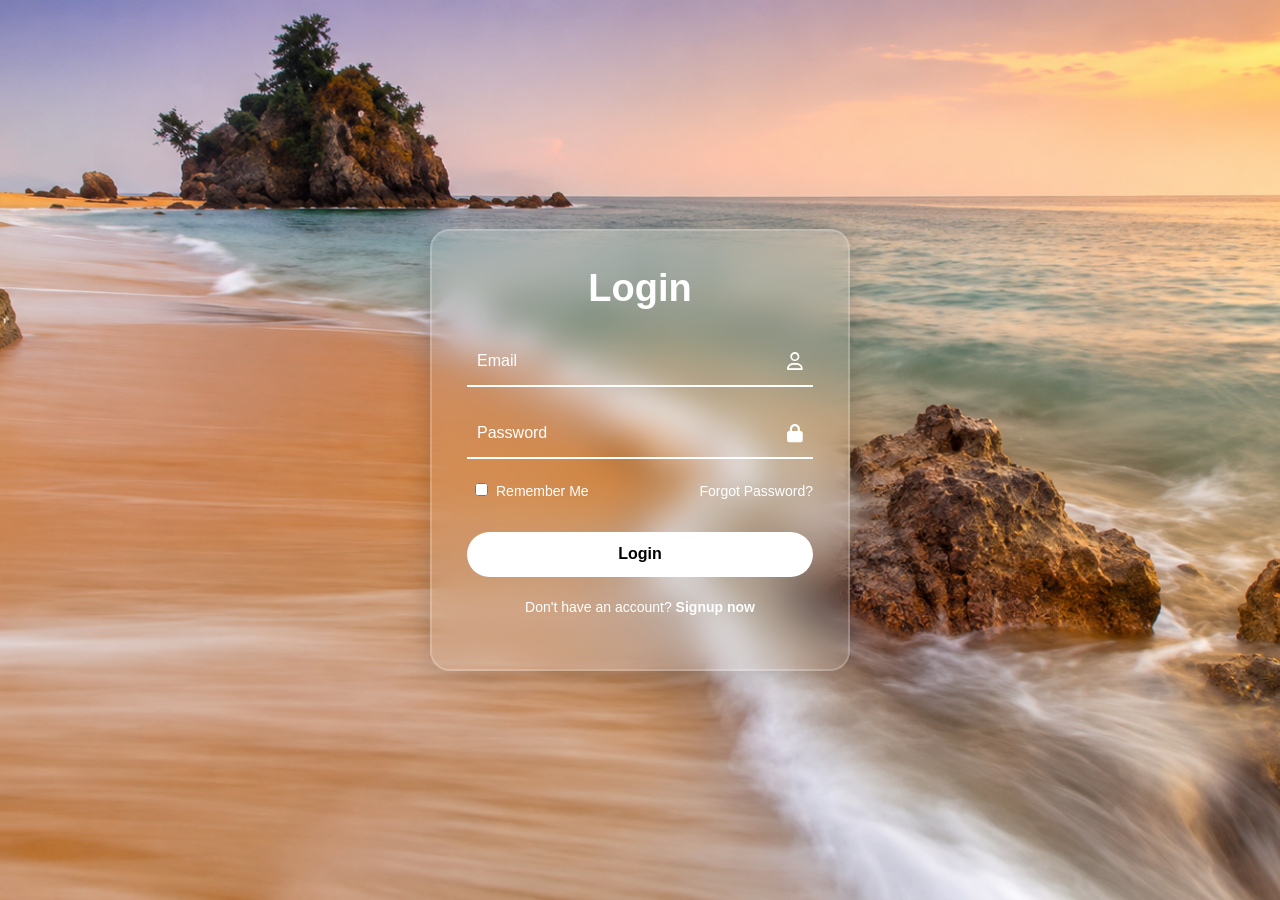
<file: index.html>
<!DOCTYPE html>
<html lang="en">

<head>

    <meta charset="UTF-8">

    <meta name="viewport" content="width=device-width, initial-scale=1.0">

    <title>Tripzy Login</title>

    <!-- CSS -->

    <link rel="stylesheet" href="css/style.css">

    <!-- Bootstrap -->

    <link href="https://cdn.jsdelivr.net/npm/bootstrap@5.3.3/dist/css/bootstrap.min.css" rel="stylesheet">

    <!-- Icons -->

    <link rel="stylesheet" href="https://cdnjs.cloudflare.com/ajax/libs/font-awesome/6.5.1/css/all.min.css">

</head>

<body class="auth-page">

    <!-- LOGIN CONTAINER -->

    <div class="login-container">

        <form id="signinForm">

            <h1>Login</h1>

            <!-- EMAIL -->

            <div class="input-box">

                <input type="email" id="signinEmail" placeholder="Email">

                <i class="fa-regular fa-user"></i>

            </div>

            <small id="emailError" class="error"></small>

            <!-- PASSWORD -->

            <div class="input-box">

                <input type="password" id="signinPassword" placeholder="Password">

                <i class="fa-solid fa-lock"></i>

            </div>

            <small id="passwordError" class="error"></small>

            <!-- REMEMBER -->

            <div class="remember-forgot">
                <label> <input type="checkbox" class="mx-2">Remember Me </label>
                <a href="#"> Forgot Password?</a>
            </div>

            <!-- BUTTON -->

            <button type="submit" class="login-btn">Login

            </button>

            <!-- SIGNUP -->

            <div class="register-link">

                <p>

                    Don't have an account?

                    <a href="signup.html">

                        Signup now

                    </a>

                </p>

            </div>

        </form>

    </div>

    <!-- JS -->

    <script src="js/index.js"></script>

</body>

</html>
</file>
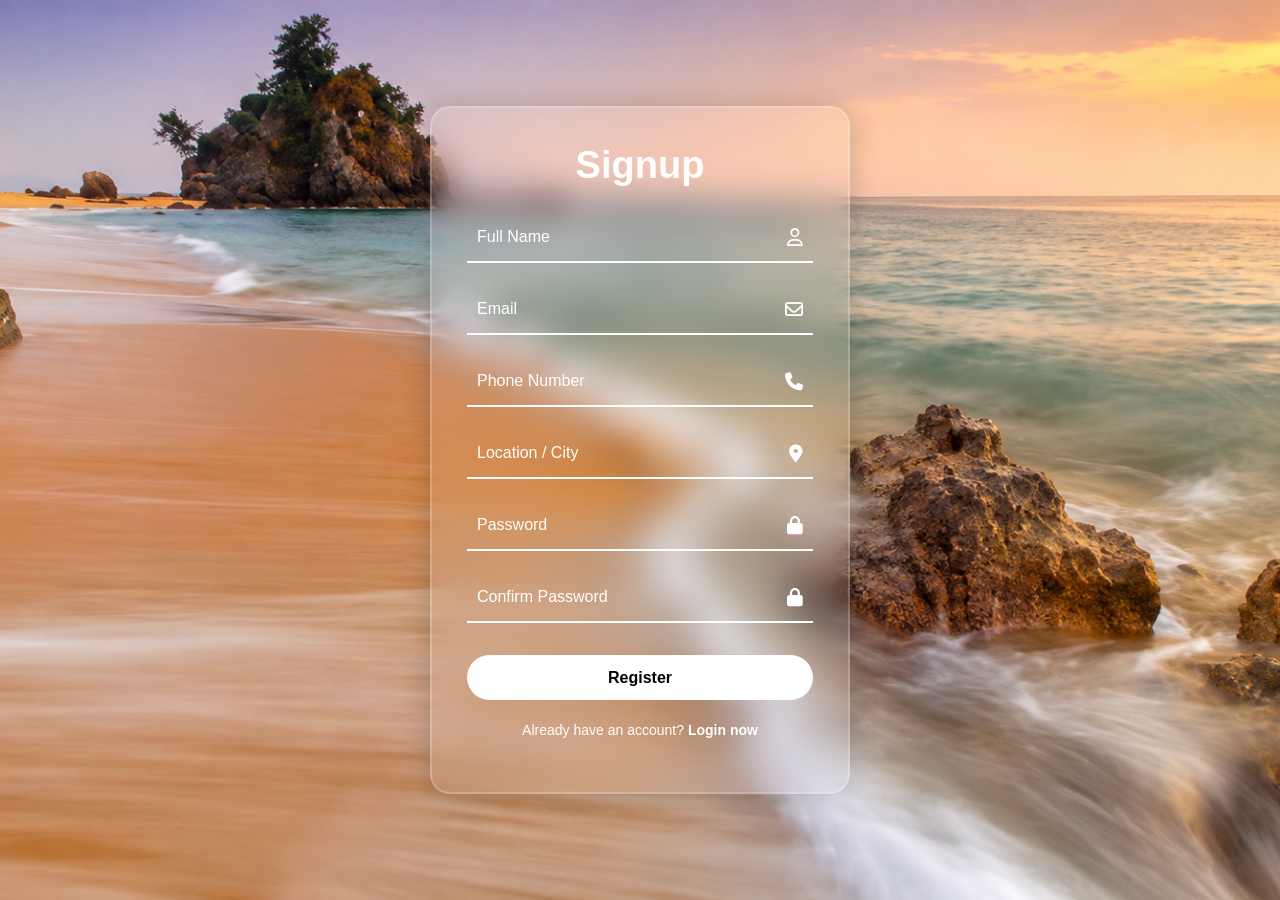
<file: signup.html>
<!DOCTYPE html>
<html lang="en">

<head>

    <meta charset="UTF-8">

    <meta name="viewport" content="width=device-width, initial-scale=1.0">

    <title>Tripzy Signup Page</title>
    <link rel="stylesheet" href="css/style.css">
    <link href="https://cdn.jsdelivr.net/npm/bootstrap@5.3.3/dist/css/bootstrap.min.css" rel="stylesheet">
    <link rel="stylesheet" href="https://cdnjs.cloudflare.com/ajax/libs/font-awesome/6.5.1/css/all.min.css">

</head>

<body class="auth-page">

    <div class="signup-container">
        <form id="signupForm">

            <h1>Signup</h1>

            <!-- FULL NAME -->

            <div class="input-box">

                <input type="text" id="fullname" placeholder="Full Name">

                <i class="fa-regular fa-user"></i>

            </div>

            <small id="nameError" class="error"></small>

            <!-- EMAIL -->

            <div class="input-box">

                <input type="email" id="email" placeholder="Email">

                <i class="fa-regular fa-envelope"></i>

            </div>

            <small id="emailError" class="error"></small>

            <!-- PHONE -->

            <div class="input-box">

                <input type="text" id="phone" placeholder="Phone Number">

                <i class="fa-solid fa-phone"></i>

            </div>

            <small id="phoneError" class="error"></small>

            <!-- CITY -->

            <div class="input-box">

                <input type="text" id="city" placeholder="Location / City">

                <i class="fa-solid fa-location-dot"></i>

            </div>

            <small id="cityError" class="error"></small>

            <!-- PASSWORD -->

            <div class="input-box">

                <input type="password" id="password" placeholder="Password">

                <i class="fa-solid fa-lock"></i>

            </div>

            <small id="passwordError" class="error"></small>

            <!-- CONFIRM PASSWORD -->

            <div class="input-box">

                <input type="password" id="confirmPassword" placeholder="Confirm Password">

                <i class="fa-solid fa-lock"></i>

            </div>

            <small id="confirmPasswordError" class="error"></small>

            <!-- BUTTON -->

            <button type="submit" class="signup-btn">

                Register

            </button>

            <!-- LOGIN LINK -->

            <div class="login-link">

                <p>

                    Already have an account?

                    <a href="index.html">

                        Login now

                    </a>

                </p>

            </div>

        </form>

    </div>

    <!-- JS -->

    <script src="js/index.js"></script>

</body>

</html>
</file>
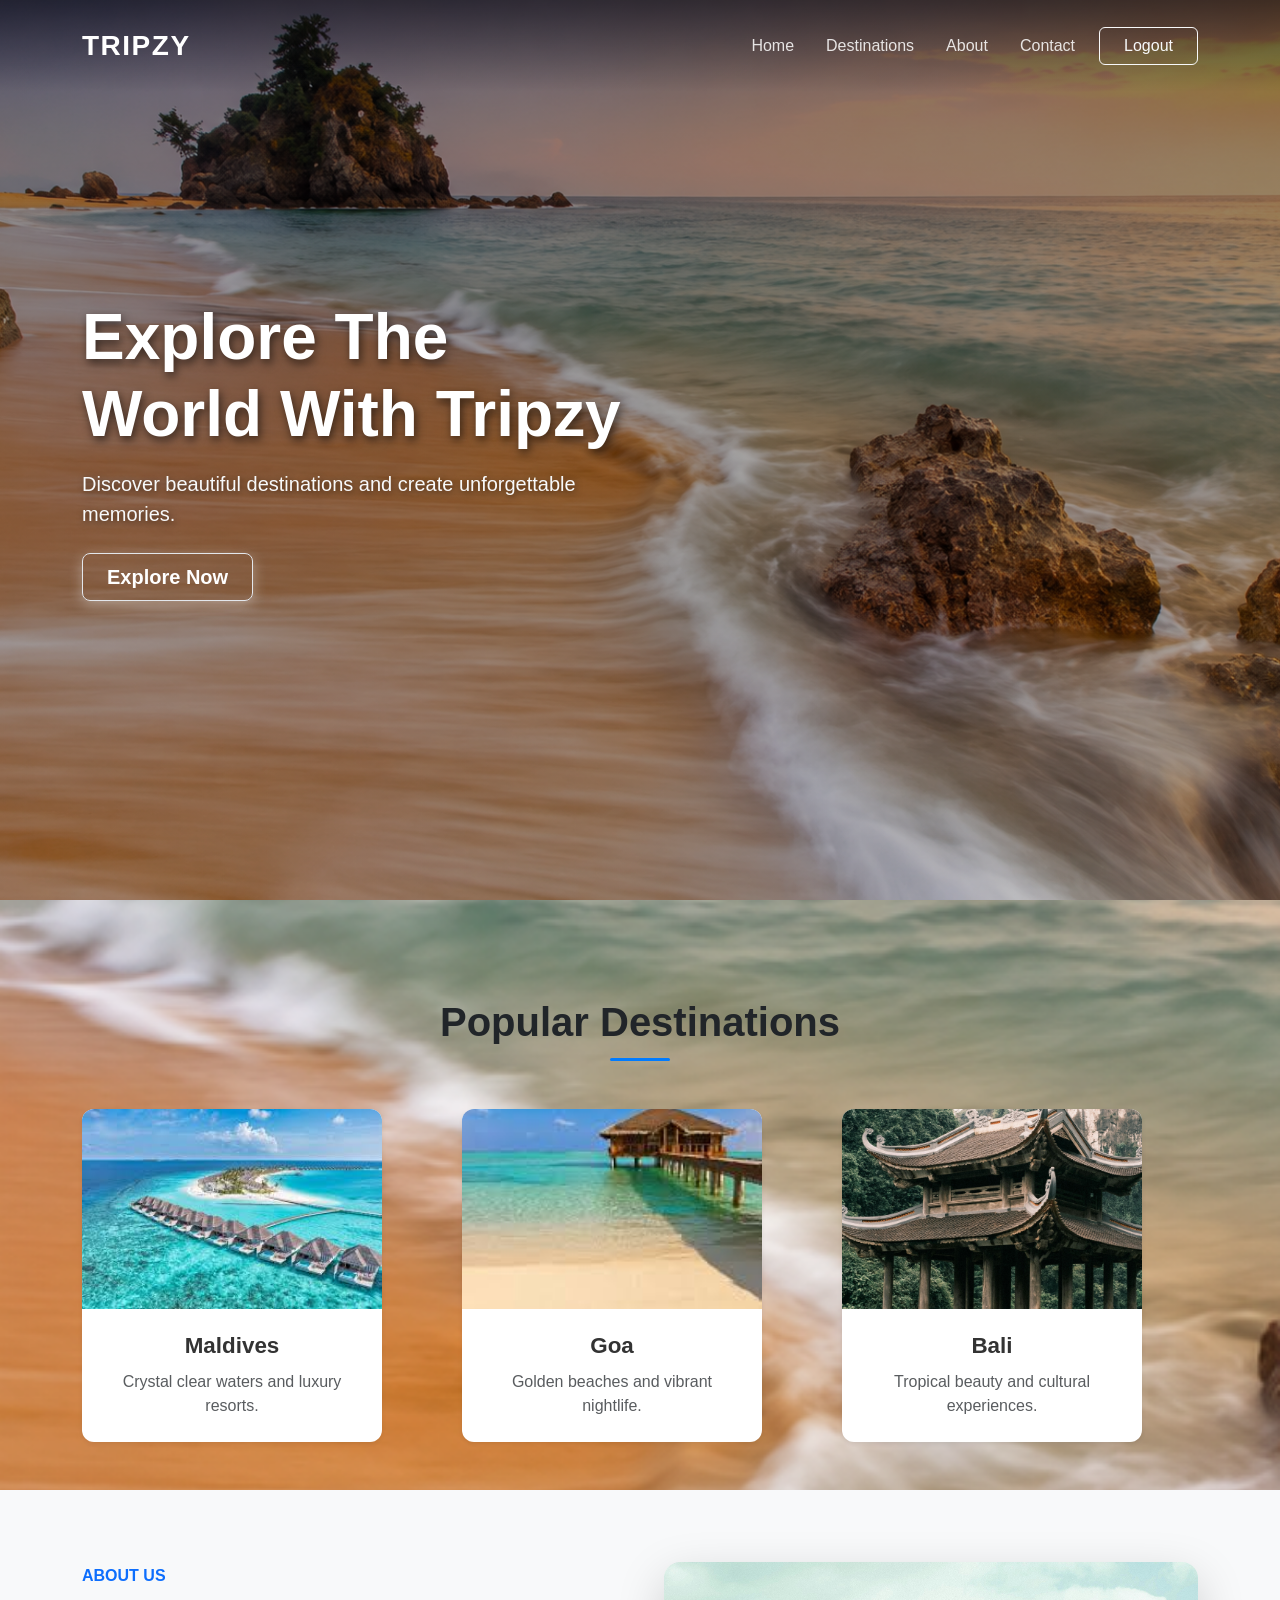
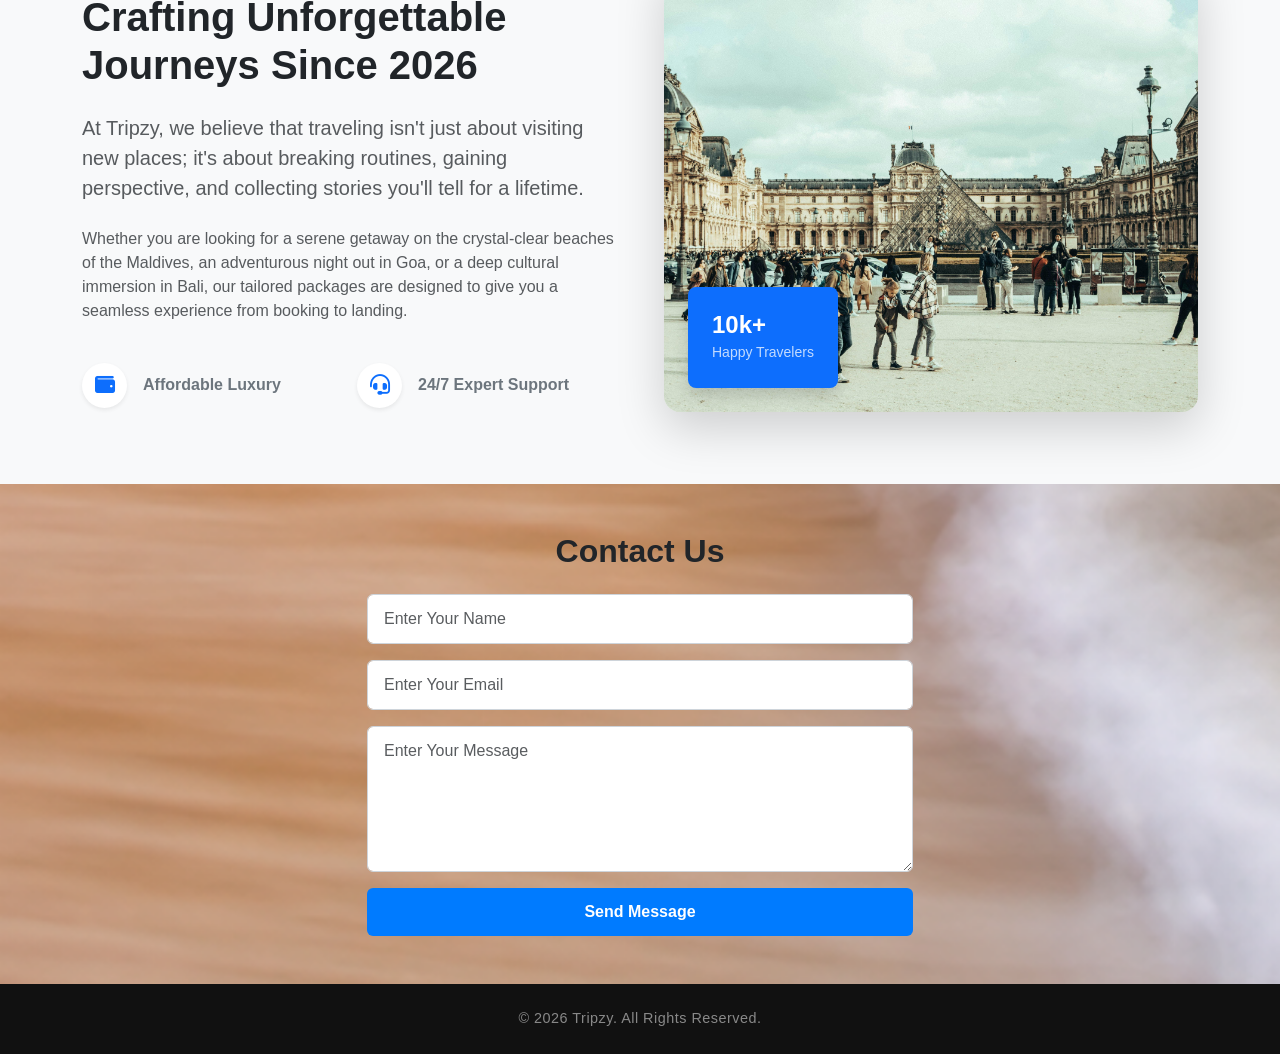
<file: travelapp.html>
<!DOCTYPE html>
<html lang="en">

<head>
    <meta charset="UTF-8">
    <meta name="viewport" content="width=device-width, initial-scale=1.0">
    <title>Tripzy - Travel App</title>

    <link href="https://cdn.jsdelivr.net/npm/bootstrap@5.3.3/dist/css/bootstrap.min.css" rel="stylesheet">

    <link rel="stylesheet" href="https://cdnjs.cloudflare.com/ajax/libs/font-awesome/6.5.1/css/all.min.css">

    <link rel="stylesheet" href="css/style.css">
</head>

<body class="travel-page">

    <nav class="navbar navbar-expand-lg navbar-dark position-absolute w-100 top-0 start-0 z-3">
        <div class="container">
            <a class="navbar-brand fw-bold fs-3" href="#">TRIPZY</a>
            <button class="navbar-toggler" type="button" data-bs-toggle="collapse" data-bs-target="#navbarNav"
                aria-controls="navbarNav" aria-expanded="false" aria-label="Toggle navigation">
                <span class="navbar-toggler-icon"></span>
            </button>
            <div class="collapse navbar-collapse" id="navbarNav">
                <ul class="navbar-nav ms-auto align-items-center">
                    <li class="nav-item">
                        <a class="nav-link px-3" href="#">Home</a>
                    </li>
                    <li class="nav-item">
                        <a class="nav-link px-3" href="#destinations">Destinations</a>
                    </li>
                    <li class="nav-item">
                        <a class="nav-link px-3" href="#about">About</a>
                    </li>
                    <li class="nav-item">
                        <a class="nav-link px-3" href="#contact">Contact</a>
                    </li>
                    <li class="nav-item ms-lg-2 mt-2 mt-lg-0">
                        <a class="btn btn-outline-light px-4" href="index.html">Logout</a>
                    </li>
                </ul>
            </div>
        </div>
    </nav>

    <main>
        <section class="hero d-flex align-items-center min-vh-100 position-relative">
            <div class="container">
                <div class="row">
                    <div class="col-xl-6 col-lg-8 hero-content text-white">
                        <h1 class="display-3 fw-bold mb-3">Explore The World With Tripzy</h1>
                        <p class="lead mb-4">Discover beautiful destinations and create unforgettable memories.</p>
                        <a href="#destinations" class="btn btn-primary btn-lg px-4 py-2 fw-semibold">Explore Now</a>
                    </div>
                </div>
            </div>
        </section>

        <section id="destinations" class="container py-5">
            <h2 class="text-center fw-bold mb-5 section-title">Popular Destinations</h2>
            <div class="row g-4">
                <div class="col-lg-4 col-md-6">
                    <div class="card h-100 shadow-sm border-0">
                        <img src="images/maldives.jpg" class="card-img-top" alt="Scenic beach resort in Maldives">
                        <div class="card-body text-center p-4">
                            <h5 class="card-title fw-bold">Maldives</h5>
                            <p class="card-text text-muted">Crystal clear waters and luxury resorts.</p>
                        </div>
                    </div>
                </div>
                <div class="col-lg-4 col-md-6">
                    <div class="card h-100 shadow-sm border-0">
                        <img src="images/goa.jpg" class="card-img-top" alt="Sunset beach coastline in Goa">
                        <div class="card-body text-center p-4">
                            <h5 class="card-title fw-bold">Goa</h5>
                            <p class="card-text text-muted">Golden beaches and vibrant nightlife.</p>
                        </div>
                    </div>
                </div>
                <div class="col-lg-4 col-md-6">
                    <div class="card h-100 shadow-sm border-0">
                        <img src="images/bali.jpg" class="card-img-top" alt="Scenic tropical landscape in Bali">
                        <div class="card-body text-center p-4">
                            <h5 class="card-title fw-bold">Bali</h5>
                            <p class="card-text text-muted">Tropical beauty and cultural experiences.</p>
                        </div>
                    </div>
                </div>
            </div>
        </section>

        <section id="about" class="py-5 bg-light">
            <div class="container py-4">
                <div class="row align-items-center g-5">

                    <div class="col-lg-6">
                        <h6 class="text-primary text-uppercase fw-bold mb-2 tracking-wider">About Us</h6>
                        <h2 class="fw-bold mb-4 display-6">Crafting Unforgettable Journeys Since 2026</h2>
                        <p class="text-muted mb-4 lead">
                            At Tripzy, we believe that traveling isn't just about visiting new places; it's about
                            breaking routines, gaining perspective, and collecting stories you'll tell for a lifetime.
                        </p>
                        <p class="text-muted mb-4">
                            Whether you are looking for a serene getaway on the crystal-clear beaches of the Maldives,
                            an adventurous night out in Goa, or a deep cultural immersion in Bali, our tailored packages
                            are designed to give you a seamless experience from booking to landing.
                        </p>

                        <div class="row g-3 mt-2">
                            <div class="col-sm-6 d-flex align-items-center">
                                <div class="bg-white shadow-sm rounded-circle p-2 d-inline-flex justify-content-center align-items-center me-3"
                                    style="width: 45px; height: 45px;">
                                    <i class="fa-solid fa-wallet text-primary fs-5"></i>
                                </div>
                                <span class="fw-semibold text-secondary">Affordable Luxury</span>
                            </div>
                            <div class="col-sm-6 d-flex align-items-center">
                                <div class="bg-white shadow-sm rounded-circle p-2 d-inline-flex justify-content-center align-items-center me-3"
                                    style="width: 45px; height: 45px;">
                                    <i class="fa-solid fa-headset text-primary fs-5"></i>
                                </div>
                                <span class="fw-semibold text-secondary">24/7 Expert Support</span>
                            </div>
                        </div>
                    </div>

                    <div class="col-lg-6">
                        <div class="about-img-wrapper position-relative">
                            <img src="images/about.jpg" class="img-fluid rounded-4 shadow-lg w-100 object-fit-cover"
                                alt="Travelers exploring the world with backpacks" style="height: 450px;">
                            <div
                                class="position-absolute bottom-0 start-0 bg-primary text-white p-4 m-4 rounded-3 shadow d-none d-sm-block">
                                <h4 class="fw-bold mb-0">10k+</h4>
                                <small class="opacity-75">Happy Travelers</small>
                            </div>
                        </div>
                    </div>

                </div>
            </div>
        </section>

        <section id="contact" class="container py-5">
            <h2 class="text-center fw-bold mb-4">Contact Us</h2>
            <div class="row justify-content-center">
                <div class="col-lg-6">
                    <form>
                        <div class="mb-3">
                            <input type="text" class="form-control form-control-lg fs-6" placeholder="Enter Your Name"
                                required>
                        </div>
                        <div class="mb-3">
                            <input type="email" class="form-control form-control-lg fs-6" placeholder="Enter Your Email"
                                required>
                        </div>
                        <div class="mb-3">
                            <textarea class="form-control form-control-lg fs-6" rows="5"
                                placeholder="Enter Your Message" required></textarea>
                        </div>
                        <button type="submit" class="btn btn-primary btn-lg w-100 fs-6 fw-semibold">Send
                            Message</button>
                    </form>
                </div>
            </div>
        </section>
    </main>

    <footer class=" text-white-50 text-center p-4">
        <div class="container">
            <p class="mb-0">© 2026 Tripzy. All Rights Reserved.</p>
        </div>
    </footer>

    <script src="https://cdn.jsdelivr.net/npm/bootstrap@5.3.3/dist/js/bootstrap.bundle.min.js"></script>
</body>

</html>
</file>
<file: css/style.css>
* {
    margin: 0;
    padding: 0;
    box-sizing: border-box;
    font-family: Arial, sans-serif;
}

/* BODY */

body {

    min-height: 100vh;
    /* display:flex; */
    justify-content: center;
    align-items: center;
    background: url("../images/signin.png");
    background-size: cover;
    background-position: center;
    background-repeat: no-repeat;
    padding: 20px;
    overflow-x: hidden;

}

.auth-page {
    min-height: 100vh;
    display: flex;
    justify-content: center;
    align-items: center;
}

/* LOGIN + SIGNUP CONTAINER */

.login-container,
.signup-container {

    width: 420px;

    background: rgba(255, 255, 255, 0.08);

    border: 2px solid rgba(255, 255, 255, 0.2);

    backdrop-filter: blur(15px);

    -webkit-backdrop-filter: blur(15px);

    box-shadow: 0 0 30px rgba(0, 0, 0, 0.2);

    color: white;

    border-radius: 20px;

    padding: 35px;

}

/* TITLE */

.login-container h1,
.signup-container h1 {

    text-align: center;

    font-size: 38px;

    margin-bottom: 25px;

    font-weight: bold;

}

/* INPUT BOX */

.input-box {

    position: relative;

    width: 100%;

    margin: 22px 0;

}

/* INPUT FIELD */

.input-box input {

    width: 100%;

    height: 50px;

    background: transparent;

    border: none;

    outline: none;

    border-bottom: 2px solid white;

    font-size: 16px;

    color: white;

    padding: 0 40px 0 10px;

}

/* PLACEHOLDER */

.input-box input::placeholder {

    color: white;

}

/* ICON */

.input-box i {

    position: absolute;

    right: 10px;

    top: 50%;

    transform: translateY(-50%);

    color: white;

    font-size: 18px;

}

/* REMEMBER + FORGOT */

.remember-forgot {

    display: flex;

    justify-content: space-between;

    font-size: 14px;

    margin: 5px 0 20px;

}

.remember-forgot a {

    color: white;

    text-decoration: none;

}

.remember-forgot a:hover {

    text-decoration: underline;

}

/* BUTTON */

.login-btn,
.signup-btn {

    width: 100%;

    height: 45px;

    border: none;

    outline: none;

    border-radius: 30px;

    background: white;

    color: black;

    font-size: 16px;

    font-weight: bold;

    cursor: pointer;

    transition: 0.3s;

    margin-top: 10px;

}

/* BUTTON HOVER */

.login-btn:hover,
.signup-btn:hover {

    background: #f1f1f1;

    transform: scale(1.02);

}

/* REGISTER + LOGIN LINK */

.register-link,
.login-link {

    text-align: center;

    margin-top: 20px;

    font-size: 14px;

}

/* LINKS */

.register-link a,
.login-link a {

    color: white;

    text-decoration: none;

    font-weight: bold;

}

.register-link a:hover,
.login-link a:hover {

    text-decoration: underline;

}

/* ERROR MESSAGE */

.error {

    color: #ffd6d6;

    font-size: 13px;

}

/* MOBILE RESPONSIVE */

@media(max-width:500px) {

    body {

        padding: 15px;

    }

    .login-container,
    .signup-container {

        width: 100%;

        padding: 30px 25px;

    }

    .login-container h1,
    .signup-container h1 {

        font-size: 32px;

    }

}

.travel-page{

    display:block !important;

    min-height:auto !important;

    justify-content:unset !important;

    align-items:unset !important;

    /* background:#f5f5f5 !important; */

    padding:0 !important;
}

/* .hero-container {
    background: linear-gradient(rgba(0, 0, 0, 0.3), rgba(0, 0, 0, 0.2)), 
                url('/images/gni.jpg') no-repeat center center/cover;
    min-height: 100vh;
    color: #ffffff; /
} */


h1.hero-title {
    font-size: 3rem;
    font-weight: 700;
    color: #ffffff; 
    text-shadow: 1px 1px 5px rgba(0, 0, 0, 0.5); 
    margin-bottom: 10px;
}

.hero-subtitle {
    font-size: 1.2rem;
    color: #f0f0f0;
    margin-bottom: 25px; /* Adds space before the button */
}

.section-title {
    font-size: 2.5rem;
    color: #222222; 
    text-align: center;
    margin: 50px 0 30px 0;
}


.explore-btn {
    background-color: #007bff;
    color: white;
    padding: 12px 30px;
    border: none;
    border-radius: 5px;
    font-size: 1rem;
    font-weight: 600;
    cursor: pointer;
    transition: background 0.3s ease;
}

.explore-btn:hover {
    background-color: #0056b3;
}


.cards-container {
    display: flex;
    justify-content: center;
    gap: 25px;
    flex-wrap: wrap;
    padding: 20px;
}

.card {
    background: #ffffff;
    border-radius: 8px;
    box-shadow: 0 4px 15px rgba(0, 0, 0, 0.1);
    overflow: hidden;
    width: 300px;
    text-align: center;
    transition: transform 0.3s ease;
}

.card:hover {
    transform: translateY(-5px); 
}


.card img {
    width: 100%;
    height: 200px;
    object-fit: cover; /* Prevents the image from stretching awkwardly */
    display: block;
}

.card-content {
    padding: 20px;
}

.card-title {
    font-size: 1.4rem;
    color: #333;
    margin-bottom: 10px;
}

.card-description {
    color: #666;
    font-size: 0.95rem;
    line-height: 1.5;
}

.navbar {
    transition: background-color 0.3s ease;
    padding-top: 20px;
    padding-bottom: 20px;
}

.navbar {
    transition: background-color 0.3s ease;
    padding-top: 20px;
    padding-bottom: 20px;
}


.navbar-dark {
    background: linear-gradient(to bottom, rgba(0, 0, 0, 0.5) 0%, rgba(0, 0, 0, 0) 100%);
}

.navbar-brand {
    letter-spacing: 1.5px;
}

.nav-link {
    font-size: 1rem;
    font-weight: 500;
    color: rgba(255, 255, 255, 0.85) !important;
    transition: color 0.25s ease;
}

.nav-link:hover,
.nav-link:focus {
    color: #ffffff !important;
}

.navbar .btn-outline-light {
    border-width: 1.5px;
    font-weight: 500;
    transition: all 0.3s ease;
}

.navbar .btn-outline-light:hover {
    background-color: #ffffff;
    color: #212529 !important;
    transform: translateY(-1px);
}


.hero {

    background: linear-gradient(rgba(0, 0, 0, 0.45), rgba(0, 0, 0, 0.25)), 
                url('../images/signin.png') no-repeat center center;
    background-size: cover;
    background-attachment: fixed; /* Creates a smooth parallax background scroll effect */
}

.hero-content h1 {
    text-shadow: 2px 4px 10px rgba(0, 0, 0, 0.6);
}

.hero-content p {
    color: #f8f9fa !important;
    text-shadow: 1px 2px 6px rgba(0, 0, 0, 0.5);
}

/* Primary "Explore Now" Button adjustments */
.hero .btn-primary {
    background-color: transparent;
    border-color: #e3e7ec;
    box-shadow: 0 4px 14px rgba(233, 235, 237, 0.4);
    transition: all 0.3s ease;
}

.hero .btn-primary:hover {
    background-color: #0056b3;
    border-color: #0056b3;
    transform: translateY(-2px);
    box-shadow: 0 6px 20px rgba(0, 123, 255, 0.5);
}

.section-title {
    position: relative;
    padding-bottom: 15px;
    color: #212529;
}

.section-title::after {
    content: '';
    position: absolute;
    bottom: 0;
    left: 50%;
    transform: translateX(-50%);
    width: 60px;
    height: 3px;
    background-color: #007bff;
    border-radius: 2px;
}

.card {
    border-radius: 12px;
    overflow: hidden; 
    transition: transform 0.3s cubic-bezier(0.25, 1, 0.5, 1), box-shadow 0.3s ease;
}


.card:hover {
    transform: translateY(-8px);
    box-shadow: 0 12px 30px rgba(0, 0, 0, 0.12) !important;
}

.card-img-top {
    height: 240px;
    object-fit: cover; 
    object-position: center;
    transition: transform 0.5s ease;
}

.card:hover .card-img-top {
    transform: scale(1.04); 
}


#about {
    background-color: #f8f9fa !important;
}

.form-control {
    border: 1px solid #ced4da;
    padding: 12px 16px;
    border-radius: 6px;
    transition: border-color 0.2s ease, box-shadow 0.2s ease;
}

.form-control:focus {
    border-color: #007bff;
    box-shadow: 0 0 0 0.25rem rgba(0, 123, 255, 0.15);
    outline: 0;
}

#contact .btn-primary {
    padding-top: 12px;
    padding-bottom: 12px;
    background-color: #007bff;
    border: none;
    border-radius: 6px;
    transition: background 0.25s ease;
}

#contact .btn-primary:hover {
    background-color: #0056b3;
}
footer {
    background-color: #111111;
    font-size: 0.9rem;
    letter-spacing: 0.5px;
}
</file>
